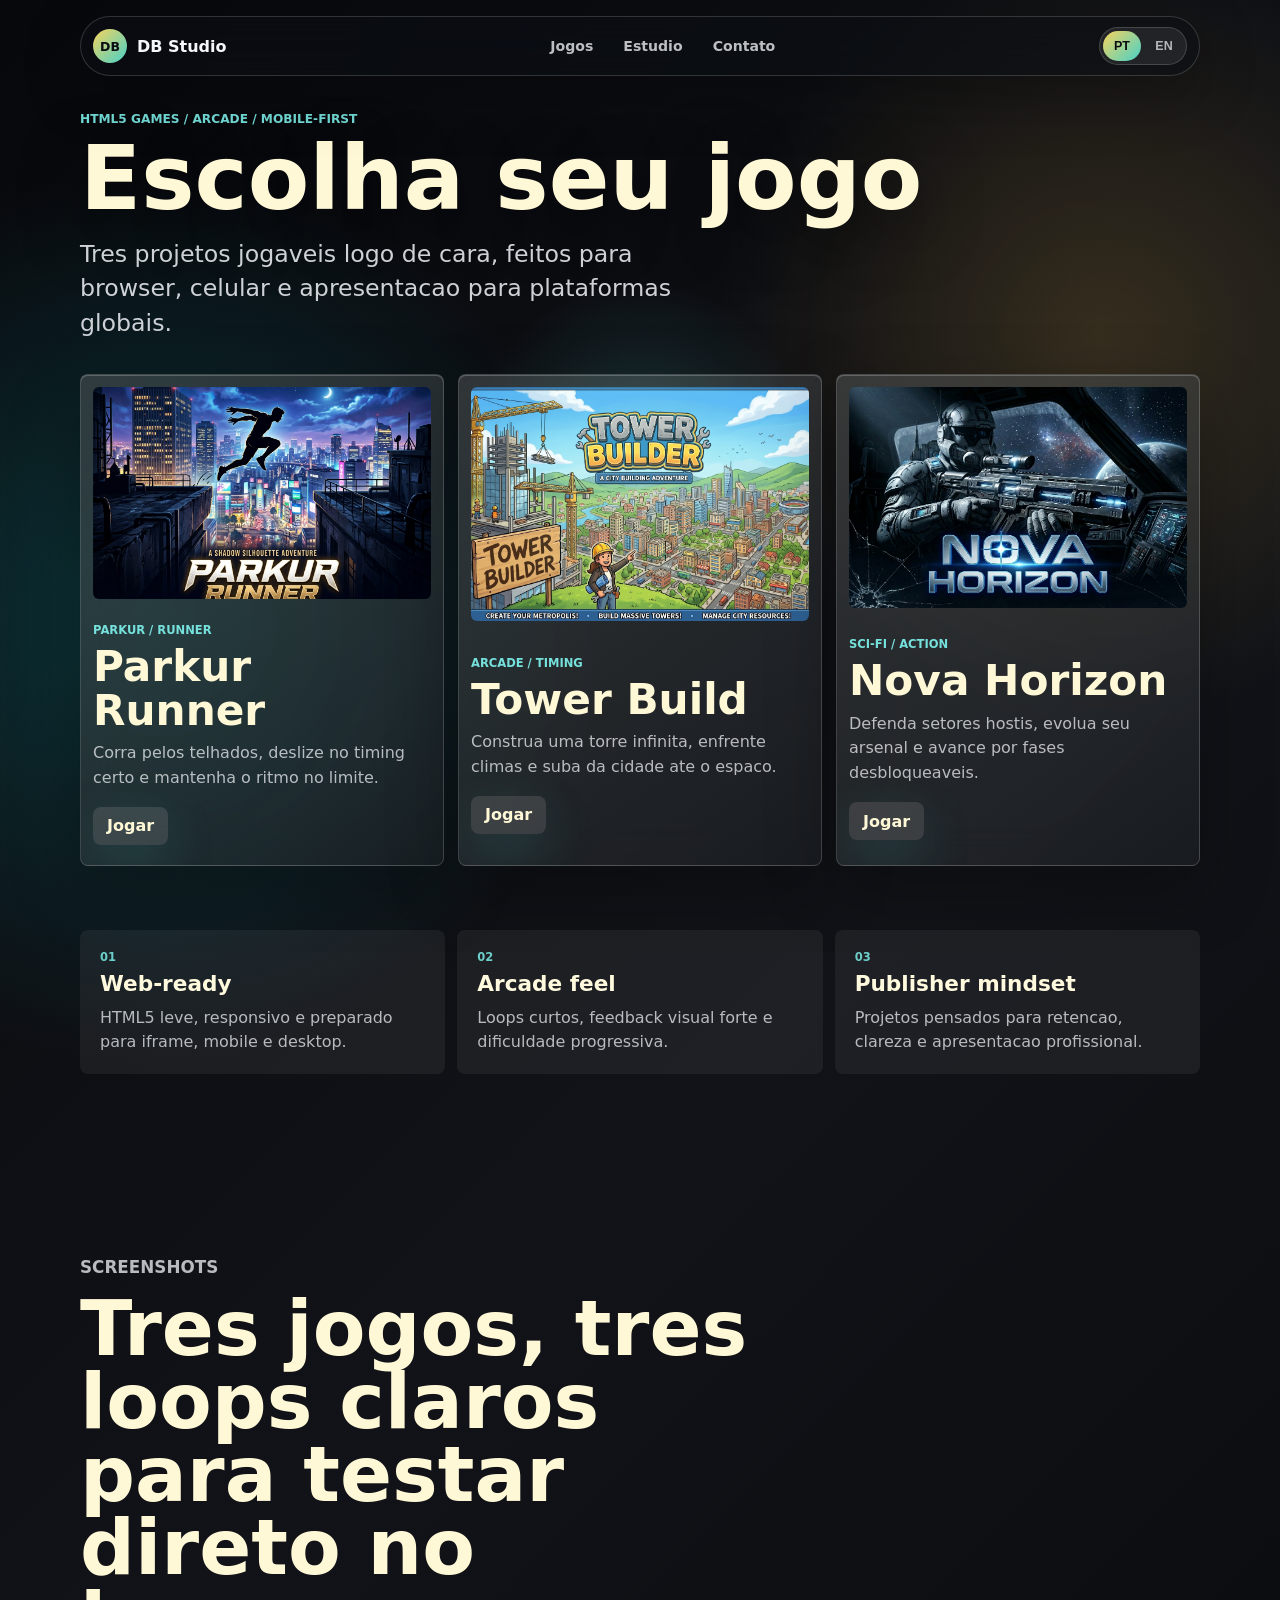
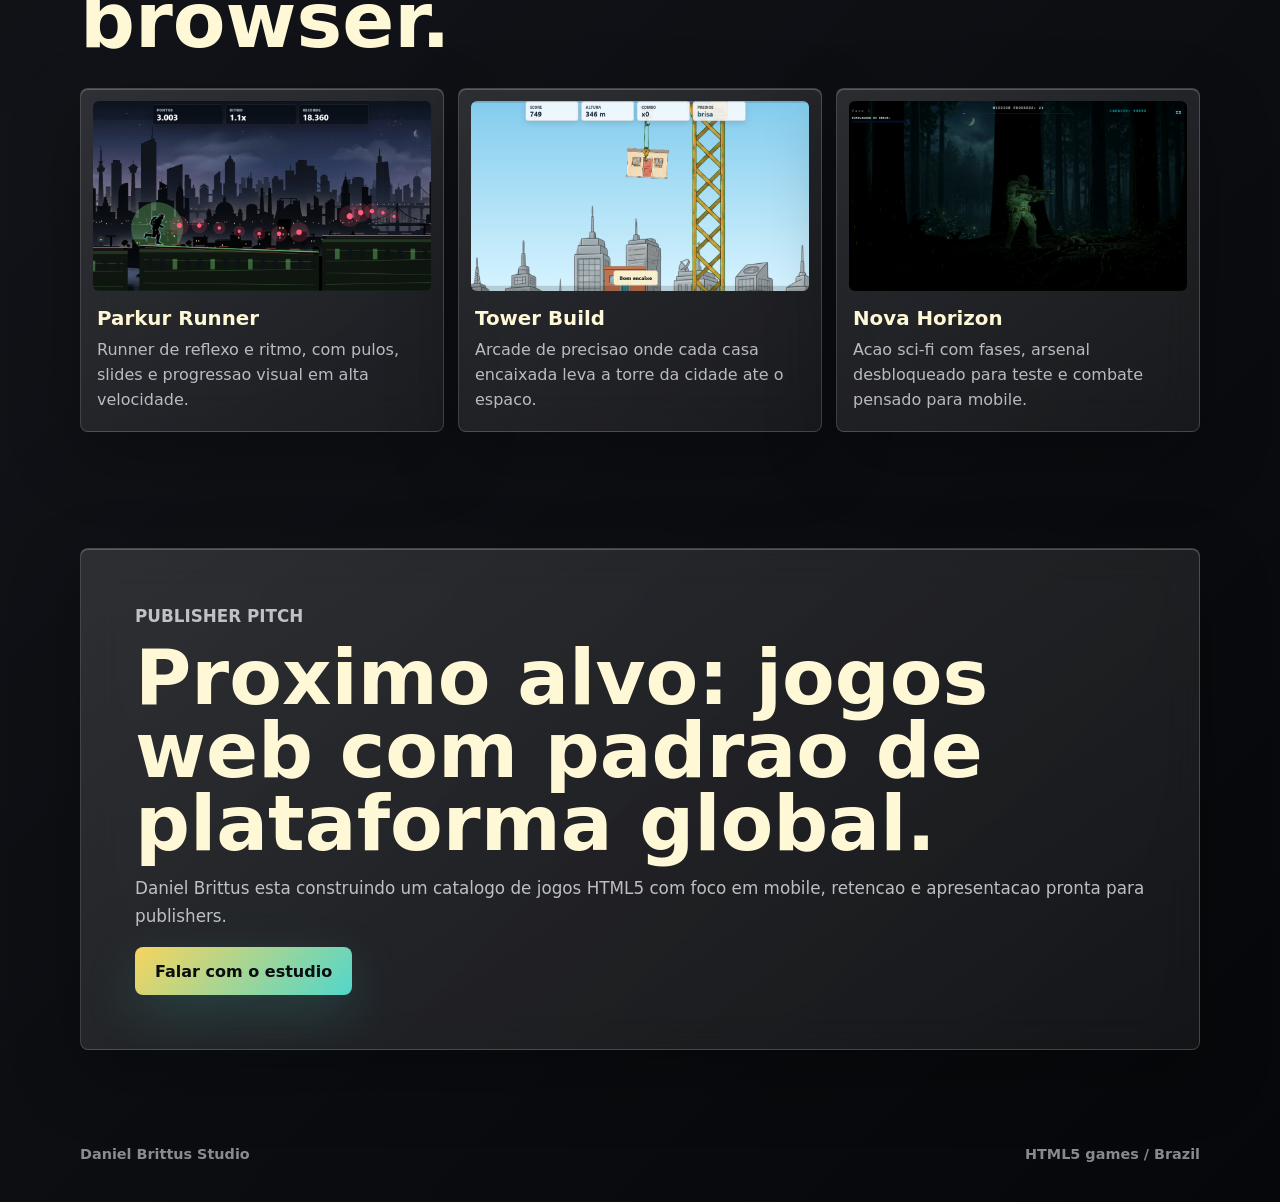
<file: index.html>
<!doctype html>
<html lang="pt-BR">
  <head>
    <meta charset="UTF-8" />
    <meta name="viewport" content="width=device-width, initial-scale=1.0" />
    <meta
      name="description"
      content="Portfolio de jogos HTML5 do Daniel Brittus Studio, com experiencias arcade prontas para browser, mobile e publishers."
    />
    <title>Daniel Brittus Studio</title>
    <link rel="preload" href="games/parkur-runner/capa.jpeg" as="image" />
    <link rel="preload" href="assets/menu.jpeg" as="image" />
    <link rel="preload" href="assets/capa_novahorizon.jpeg" as="image" />
    <link rel="stylesheet" href="studio.css" />
  </head>
  <body>
    <div class="cursor-glow" aria-hidden="true"></div>
    <header class="site-header">
      <a class="brand" href="#top" aria-label="Daniel Brittus Studio">
        <span>DB</span>
        DB Studio
      </a>
      <nav aria-label="Navegacao principal">
        <a href="#games" data-i18n="navGames">Jogos</a>
        <a href="#studio" data-i18n="navStudio">Estudio</a>
        <a href="#contact" data-i18n="navContact">Contato</a>
      </nav>
      <div class="language-switch" aria-label="Idioma">
        <button type="button" data-lang="PT" aria-pressed="true">PT</button>
        <button type="button" data-lang="EN" aria-pressed="false">EN</button>
      </div>
    </header>

    <main id="top">
      <section id="games" class="hero" aria-labelledby="hero-title">
        <div class="hero-media" aria-hidden="true"></div>
        <div class="hero-grid" aria-hidden="true"></div>
        <div class="hero-content">
          <p class="eyebrow" data-i18n="heroEyebrow">HTML5 games / arcade / mobile-first</p>
          <h1 id="hero-title" data-i18n="heroTitle">Escolha seu jogo</h1>
          <p class="hero-copy" data-i18n="heroCopy">
            Tres projetos jogaveis logo de cara, feitos para browser, celular e apresentacao para
            plataformas globais.
          </p>
          <div class="hero-play-grid reveal">
            <article class="game-card hero-game-card glass">
              <img src="games/parkur-runner/capa.jpeg" alt="Parkur Runner em destaque" />
              <div>
                <span>Parkur / Runner</span>
                <h2>Parkur Runner</h2>
                <p data-i18n="parkurCardCopy">Corra pelos telhados, deslize no timing certo e mantenha o ritmo no limite.</p>
                <a class="primary-action" href="games/parkur-runner/" data-i18n="playButton">Jogar</a>
              </div>
            </article>
            <article class="game-card hero-game-card glass">
              <img src="assets/menu.jpeg" alt="Tower Build em destaque" />
              <div>
                <span>Arcade / Timing</span>
                <h2>Tower Build</h2>
                <p data-i18n="towerCardCopy">Construa uma torre infinita, enfrente climas e suba da cidade ate o espaco.</p>
                <a class="primary-action" href="games/tower-build/" data-i18n="playButton">Jogar</a>
              </div>
            </article>
            <article class="game-card hero-game-card glass">
              <img src="assets/capa_novahorizon.jpeg" alt="Nova Horizon em destaque" />
              <div>
                <span>Sci-fi / Action</span>
                <h2>Nova Horizon</h2>
                <p data-i18n="novaCardCopy">Defenda setores hostis, evolua seu arsenal e avance por fases desbloqueaveis.</p>
                <a class="primary-action" href="games/nova-horizon/" data-i18n="playButton" data-mobile-play="nova-horizon">Jogar</a>
              </div>
            </article>
          </div>
        </div>
      </section>

      <section class="metrics reveal" aria-label="Destaques do estudio">
        <article>
          <span>01</span>
          <strong>Web-ready</strong>
          <p data-i18n="metricWeb">HTML5 leve, responsivo e preparado para iframe, mobile e desktop.</p>
        </article>
        <article>
          <span>02</span>
          <strong>Arcade feel</strong>
          <p data-i18n="metricArcade">Loops curtos, feedback visual forte e dificuldade progressiva.</p>
        </article>
        <article>
          <span>03</span>
          <strong>Publisher mindset</strong>
          <p data-i18n="metricPublisher">Projetos pensados para retencao, clareza e apresentacao profissional.</p>
        </article>
      </section>

      <section id="studio" class="studio-section" aria-labelledby="studio-title">
        <div class="section-heading reveal">
          <p class="eyebrow" data-i18n="screensEyebrow">screenshots</p>
          <h2 id="studio-title" data-i18n="screensTitle">Tres jogos, tres loops claros para testar direto no browser.</h2>
        </div>
        <div class="studio-grid">
          <article class="glass reveal">
            <img src="assets/screenshot_parkur.PNG" alt="Parkur Runner em gameplay nos telhados" />
            <h3 data-i18n="shotParkurTitle">Parkur Runner</h3>
            <p data-i18n="shotParkurCopy">Runner de reflexo e ritmo, com pulos, slides e progressao visual em alta velocidade.</p>
          </article>
          <article class="glass reveal">
            <img src="assets/screenshot1.PNG" alt="Tower Build com torre em construcao" />
            <h3 data-i18n="shotTowerTitle">Tower Build</h3>
            <p data-i18n="shotTowerCopy">Arcade de precisao onde cada casa encaixada leva a torre da cidade ate o espaco.</p>
          </article>
          <article class="glass reveal">
            <img src="assets/screenshot_novahorizon.PNG" alt="Nova Horizon em combate sci-fi" />
            <h3 data-i18n="shotNovaTitle">Nova Horizon</h3>
            <p data-i18n="shotNovaCopy">Acao sci-fi com fases, arsenal desbloqueado para teste e combate pensado para mobile.</p>
          </article>
        </div>
      </section>

      <section id="contact" class="contact glass reveal" aria-labelledby="contact-title">
        <p class="eyebrow" data-i18n="contactEyebrow">publisher pitch</p>
        <h2 id="contact-title" data-i18n="contactTitle">Proximo alvo: jogos web com padrao de plataforma global.</h2>
        <p data-i18n="contactCopy">
          Daniel Brittus esta construindo um catalogo de jogos HTML5 com foco em mobile, retencao e
          apresentacao pronta para publishers.
        </p>
        <a class="primary-action" href="mailto:danielbrittus@gmail.com" data-i18n="contactButton">Falar com o estudio</a>
      </section>
    </main>

    <footer>
      <span>Daniel Brittus Studio</span>
      <span>HTML5 games / Brazil</span>
    </footer>

    <div id="mobile-game-shell" class="mobile-game-shell" aria-hidden="true">
      <button class="mobile-game-close" type="button" aria-label="Fechar">X</button>
      <iframe
        title="Nova Horizon"
        data-mobile-game-frame
        allow="fullscreen; autoplay; gamepad"
        allowfullscreen
      ></iframe>
    </div>

    <script src="studio.js"></script>
  </body>
</html>
</file>
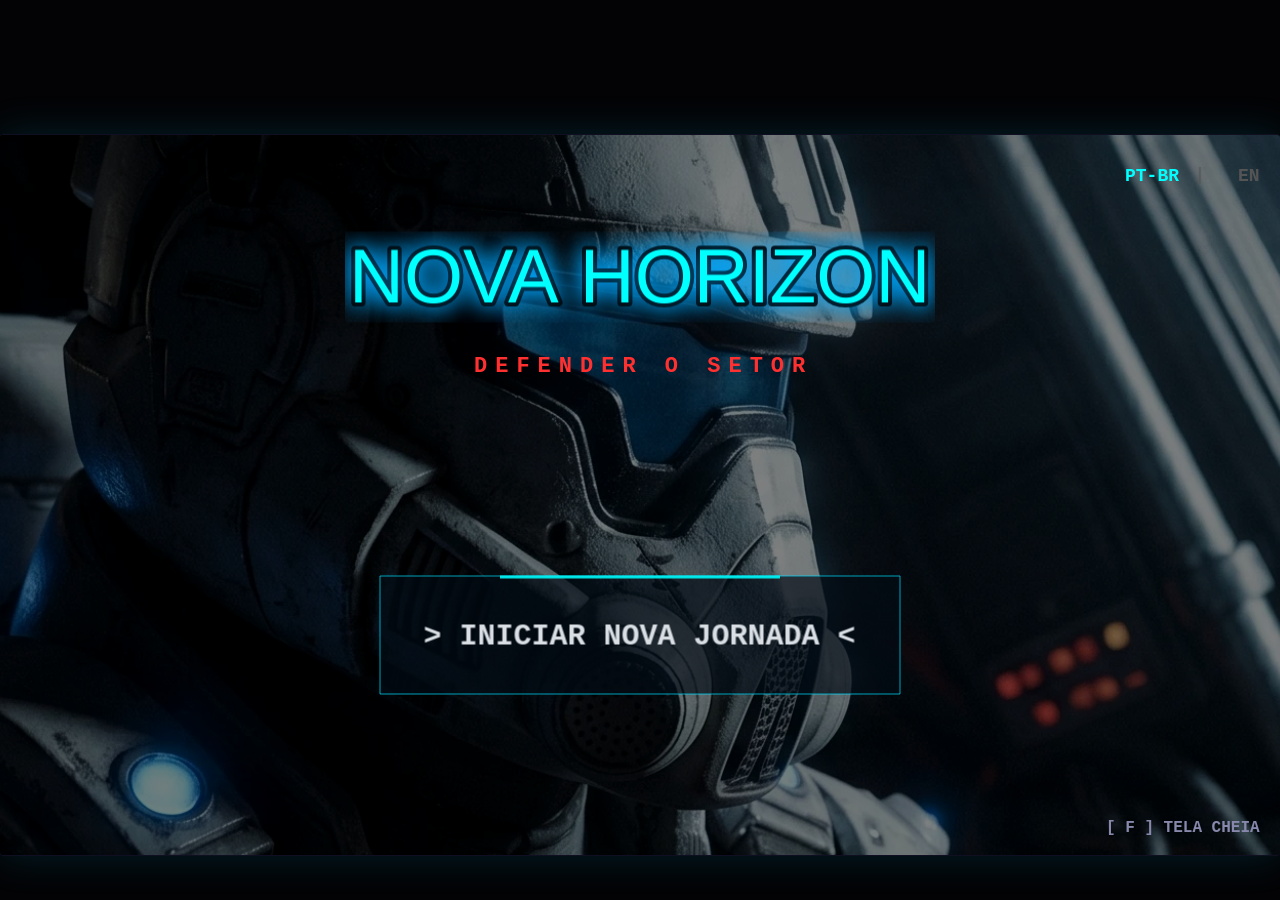
<file: games/nova-horizon/index.html>
<!DOCTYPE html>
<html lang="pt-BR">
<head>
    <meta charset="UTF-8">
    <meta name="viewport" content="width=device-width, initial-scale=1.0, viewport-fit=cover">
    <title>Nova Horizon</title>
    <meta name="theme-color" content="#02060d">
    <link rel="icon" href="data:image/svg+xml,%3Csvg xmlns='http://www.w3.org/2000/svg' viewBox='0 0 64 64'%3E%3Crect width='64' height='64' rx='12' fill='%2302060d'/%3E%3Cpath d='M32 8 54 56 32 45 10 56Z' fill='%2300e5ff'/%3E%3Cpath d='M32 17 43 43 32 37 21 43Z' fill='%23ffffff'/%3E%3C/svg%3E">
    <script src="phaser.min.js"></script>
    <style>
        /* Estilo para centralizar o jogo na tela e dar um "glow" de ficção científica */
        html,
        body {
            width: 100%;
            height: 100%;
        }
        body {
            margin: 0;
            padding: 0;
            background-color: #030305; /* Fundo escuro do espaço */
            display: flex;
            justify-content: center;
            align-items: center;
            min-height: 100vh;
            min-height: 100dvh;
            overflow: hidden;
        }
        body.mobile-fullscreen-mode {
            position: fixed;
            inset: 0;
            width: 100vw;
            height: 100vh;
            height: 100dvh;
            min-height: 100dvh;
            background: #000000;
        }
        canvas {
            box-shadow: 0 0 40px rgba(0, 200, 255, 0.15); /* Brilho neon sutil nas bordas */
            border: 1px solid #111122;
            border-radius: 4px;
            image-rendering: auto;
            filter: saturate(1.03) contrast(1.02);
        }
        body.mobile-fullscreen-mode canvas {
            border: 0;
            border-radius: 0;
            box-shadow: none;
        }
        .mobile-landscape-gate {
            position: fixed;
            inset: 0;
            z-index: 20;
            display: none;
            place-items: center;
            padding: 24px;
            background:
                radial-gradient(circle at 50% 20%, rgba(0, 229, 255, 0.24), transparent 32rem),
                linear-gradient(180deg, rgba(2, 6, 13, 0.92), rgba(1, 3, 8, 0.98));
            color: #e8fbff;
            text-align: center;
        }
        .mobile-landscape-gate.is-visible {
            display: grid;
        }
        .mobile-landscape-gate.is-hidden {
            display: none;
        }
        .mobile-landscape-card {
            width: min(440px, 100%);
            padding: 24px;
            border: 1px solid rgba(0, 229, 255, 0.38);
            border-radius: 8px;
            background: rgba(3, 10, 22, 0.82);
            box-shadow: 0 24px 80px rgba(0, 0, 0, 0.45), inset 0 1px 0 rgba(255, 255, 255, 0.12);
        }
        .mobile-landscape-card h1 {
            margin: 0 0 10px;
            color: #00e5ff;
            font: 700 34px/1 Impact, sans-serif;
            letter-spacing: 0;
        }
        .mobile-landscape-card p {
            margin: 0 0 18px;
            color: #b8d6df;
            font: 600 15px/1.5 "Courier New", monospace;
        }
        .mobile-landscape-card button {
            width: 100%;
            min-height: 54px;
            border: 0;
            border-radius: 8px;
            background: linear-gradient(135deg, #00e5ff, #ffffff);
            color: #02060d;
            font: 900 16px/1 "Courier New", monospace;
        }
    </style>
</head>
<body>
    <div id="mobile-landscape-gate" class="mobile-landscape-gate" aria-live="polite">
        <div class="mobile-landscape-card">
            <h1>NOVA HORIZON</h1>
            <p data-mobile-gate-copy>Toque para abrir em tela cheia e jogar no celular em modo deitado.</p>
            <button type="button" data-mobile-gate-button>JOGAR EM TELA CHEIA</button>
        </div>
    </div>
    <script>
        (() => {
            const isMobile = window.matchMedia('(pointer: coarse), (max-width: 820px)').matches;
            const gate = document.getElementById('mobile-landscape-gate');
            const isEmbedded = new URLSearchParams(window.location.search).get('embedded') === '1';
            if (isEmbedded) {
                document.body.classList.add('mobile-fullscreen-mode');
            }
            if (!isMobile || !gate || isEmbedded) return;

            const dictionary = {
                PT: {
                    copy: 'Toque para abrir em tela cheia e jogar no celular em modo deitado.',
                    button: 'JOGAR EM TELA CHEIA'
                },
                EN: {
                    copy: 'Tap to open fullscreen and play on mobile in landscape mode.',
                    button: 'PLAY FULLSCREEN'
                }
            };
            const storedLanguage = localStorage.getItem('db-language') || localStorage.getItem('idioma_jogo') || 'PT';
            const language = storedLanguage === 'EN' ? 'EN' : 'PT';
            const text = dictionary[language];
            document.documentElement.lang = language === 'EN' ? 'en' : 'pt-BR';
            gate.querySelector('[data-mobile-gate-copy]').textContent = text.copy;
            gate.querySelector('[data-mobile-gate-button]').textContent = text.button;
            gate.classList.add('is-visible');

            const requestBrowserFullscreen = async () => {
                const target = document.documentElement;
                const request =
                    target.requestFullscreen ||
                    target.webkitRequestFullscreen ||
                    target.msRequestFullscreen;

                if (!document.fullscreenElement && !document.webkitFullscreenElement && request) {
                    await request.call(target, { navigationUI: 'hide' });
                }
            };

            const requestPhaserFullscreen = () => {
                const game = window.novaHorizonGame;
                if (game && game.scale && !game.scale.isFullscreen) {
                    game.scale.startFullscreen({ navigationUI: 'hide' });
                }
                if (game && game.scale && game.scale.refresh) {
                    game.scale.refresh();
                }
            };

            const enterMobilePlay = async () => {
                document.body.classList.add('mobile-fullscreen-mode');
                try {
                    await requestBrowserFullscreen();
                } catch (error) {
                    console.info('Fullscreen indisponivel neste navegador.', error);
                }

                try {
                    requestPhaserFullscreen();
                } catch (error) {
                    console.info('Fullscreen do Phaser indisponivel neste navegador.', error);
                }

                try {
                    if (screen.orientation && screen.orientation.lock) {
                        await screen.orientation.lock('landscape');
                    }
                } catch (error) {
                    console.info('Bloqueio de orientacao indisponivel neste navegador.', error);
                }

                gate.classList.add('is-hidden');
                setTimeout(() => {
                    requestPhaserFullscreen();
                    window.dispatchEvent(new Event('resize'));
                }, 160);
            };

            gate.querySelector('[data-mobile-gate-button]').addEventListener('click', enterMobilePlay, { once: true });
        })();
    </script>
    <script src="src/cenas/MenuInicial.js"></script>
    <script src="CenaLoja.js"></script>
    <script src="src/cenas/CenaFase.js"></script>
    <script src="src/cenas/CenaPausa.js"></script>
    <script src="src/cenas/CenaCarregamento.js"></script>
    <script src="CenaCutsceneFuga.js"></script>
    <script src="src/main.js"></script>
    
</body>
</html>
</file>
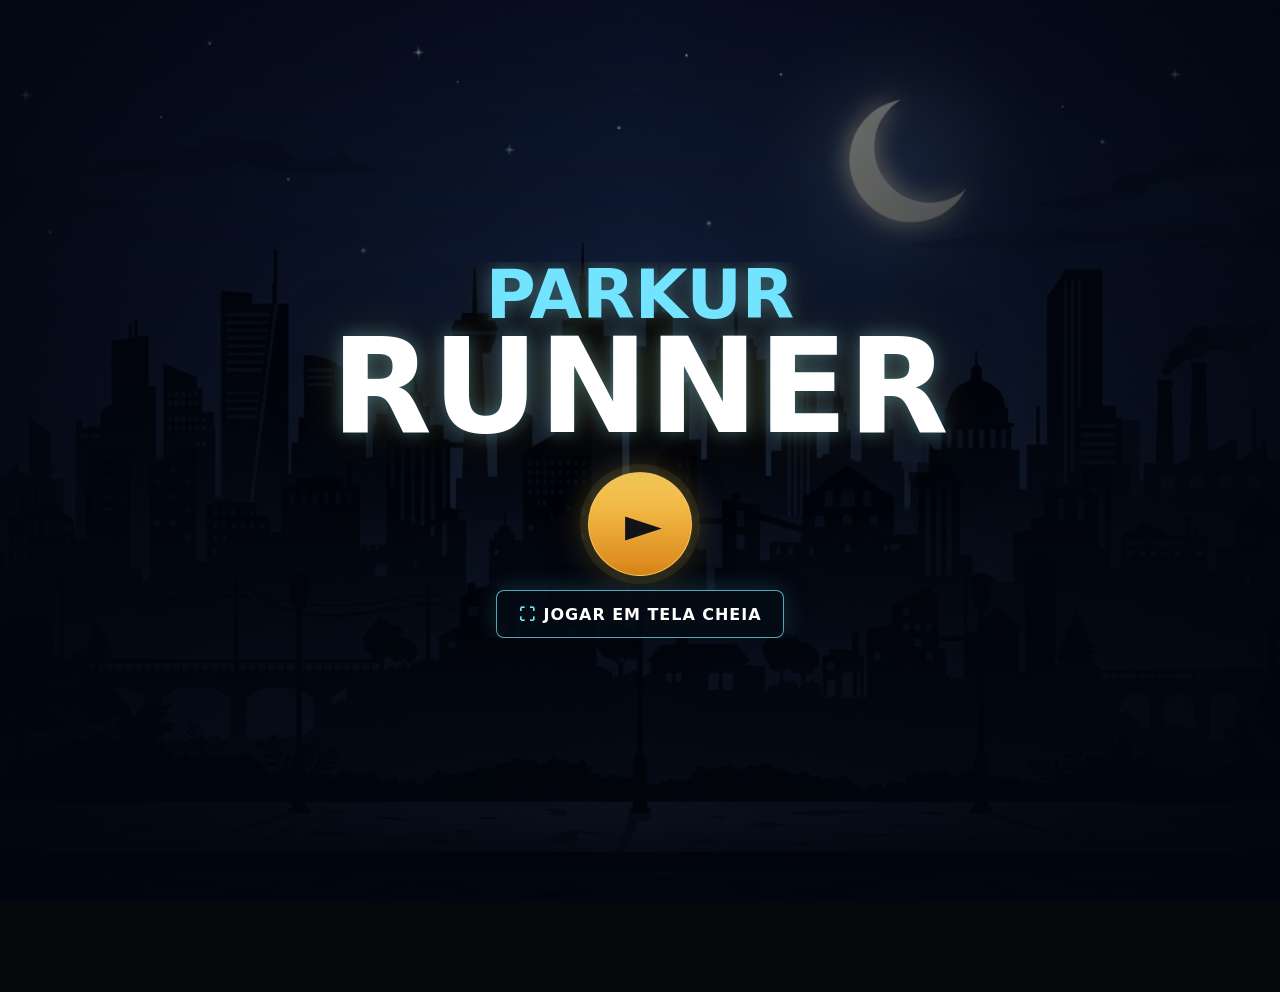
<file: games/parkur-runner/index.html>
<!doctype html>
<html lang="pt-BR">
  <head>
    <meta charset="utf-8" />
    <meta name="viewport" content="width=device-width, initial-scale=1" />
    <title>Parkur Runner</title>
    <link rel="stylesheet" href="styles.css?v=20" />
  </head>
  <body>
    <main id="shell" aria-label="Parkur Runner">
      <div id="gameRoot"></div>

      <section id="hud" aria-live="polite">
        <div class="meter">
          <span>PONTOS</span>
          <strong id="score">0</strong>
        </div>
        <div class="meter">
          <span>RITMO</span>
          <strong id="speed">1.0x</strong>
        </div>
        <div class="meter">
          <span>RECORDE</span>
          <strong id="best">0</strong>
        </div>
      </section>

      <section id="panel" class="panel is-visible">
        <div class="panel-inner menu-panel">
          <h1><span>Parkur</span> Runner</h1>
          <div class="actions">
            <button id="startButton" class="primary play-button" type="button" aria-label="Jogar">&#9658;</button>
            <button id="fullscreenButton" class="fullscreen-button" type="button">Jogar em tela cheia</button>
          </div>
        </div>
      </section>

      <section id="gameOver" class="panel">
        <div id="celebrationLayer" class="celebration-layer" aria-hidden="true"></div>
        <div class="panel-inner compact result-panel">
          <p class="eyebrow">voce chegou ate</p>
          <h2 id="finalScore">0</h2>
          <p class="result-label">pontos</p>
          <div class="actions">
            <button id="restartButton" class="primary" type="button">Tentar novamente</button>
          </div>
        </div>
      </section>

    </main>

    <script src="phaser.min.js?v=20"></script>
    <script src="game.js?v=20"></script>
  </body>
</html>
</file>
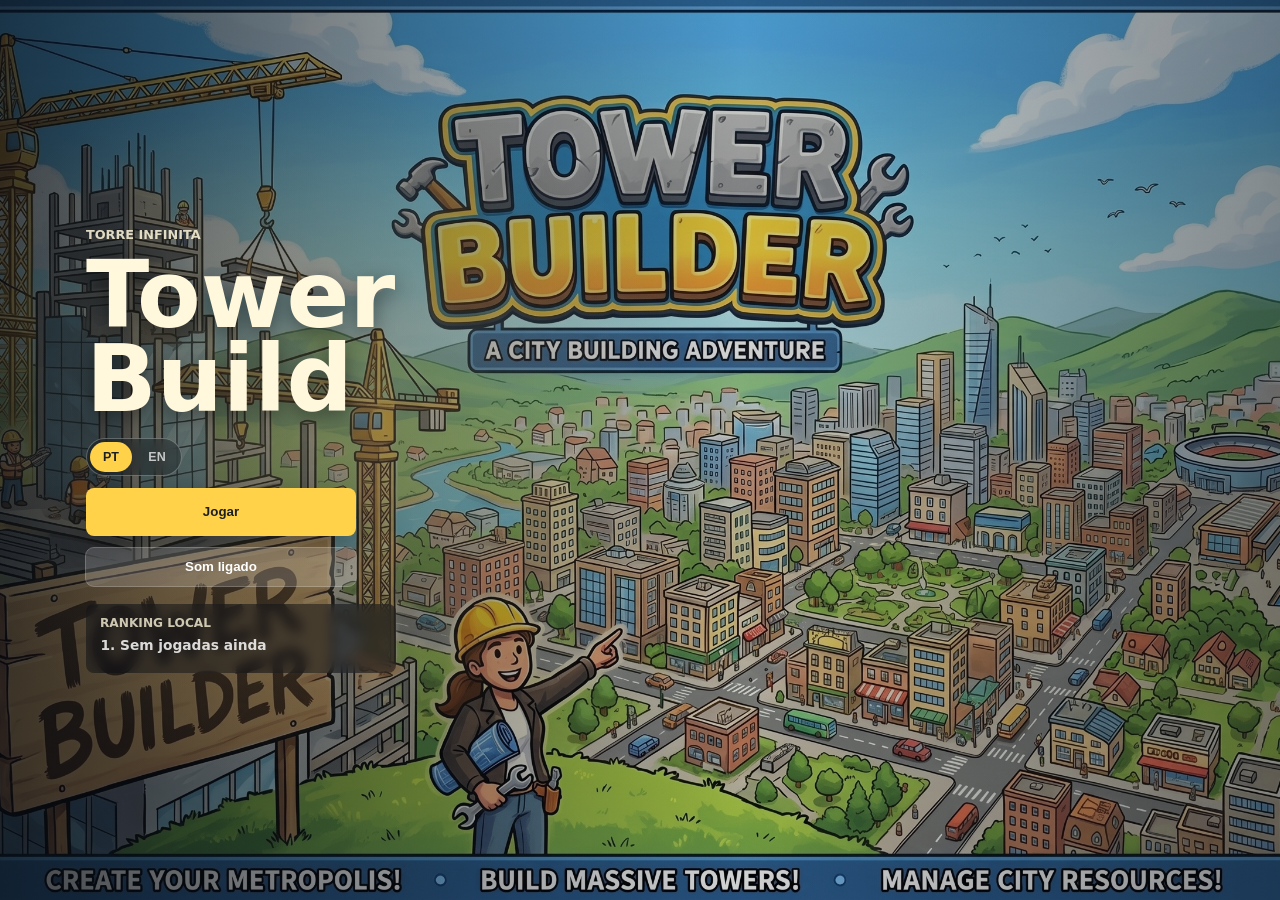
<file: games/tower-build/index.html>
<!doctype html>
<html lang="pt-BR">
  <head>
    <meta charset="UTF-8" />
    <meta name="viewport" content="width=device-width, initial-scale=1.0" />
    <title>Tower Build</title>
    <link rel="stylesheet" href="style.css" />
  </head>
  <body>
    <div id="app">
      <div id="game-root"></div>
      <section id="start-menu" aria-label="Menu inicial">
        <div class="menu-shade"></div>
        <div class="menu-content">
          <p>Torre infinita</p>
          <h1>Tower Build</h1>
          <div class="language-switch" aria-label="Idioma">
            <button type="button" data-lang="PT" aria-pressed="true">PT</button>
            <button type="button" data-lang="EN" aria-pressed="false">EN</button>
          </div>
          <button id="start-button" type="button">Jogar</button>
          <button id="mute-button" type="button" aria-pressed="false">Som ligado</button>
          <div class="menu-ranking" aria-label="Ranking local">
            <span>Ranking local</span>
            <ol id="menu-ranking-list"></ol>
          </div>
        </div>
      </section>
      <div id="hud" aria-live="polite">
        <div class="hud-panel">
          <span>Score</span>
          <strong id="score-value">0</strong>
        </div>
        <div class="hud-panel">
          <span>Altura</span>
          <strong id="height-value">0 m</strong>
        </div>
        <div class="hud-panel">
          <span>Combo</span>
          <strong id="combo-value">x0</strong>
        </div>
        <div class="hud-panel weather">
          <span id="weather-label">Cidade</span>
          <strong id="weather-value">calmo</strong>
        </div>
      </div>
      <section id="ranking" aria-label="Ranking local">
        <header>
          <span>Ranking local</span>
          <button id="ranking-toggle" type="button" aria-expanded="true">Ocultar</button>
        </header>
        <ol id="ranking-list"></ol>
      </section>
      <div id="message">Clique ou aperte espaco para soltar</div>
      <div id="game-over" class="hidden" role="dialog" aria-modal="true" aria-labelledby="game-over-title">
        <div class="game-over-panel">
          <span>Fim da rodada</span>
          <h2 id="game-over-title">A torre desabou</h2>
          <p id="game-over-reason">Aperte R ou clique para tentar de novo.</p>
          <button id="restart-button" type="button">Reiniciar</button>
        </div>
      </div>
    </div>
    <script src="phaser.min.js"></script>
    <script src="game.js"></script>
  </body>
</html>
</file>
<file: studio.css>
:root {
  color: #f4f7fb;
  background: #07080c;
  font-family:
    Inter, ui-sans-serif, system-ui, -apple-system, BlinkMacSystemFont, "Segoe UI",
    sans-serif;
  font-synthesis: none;
  text-rendering: optimizeLegibility;
}

* {
  box-sizing: border-box;
}

html {
  scroll-behavior: smooth;
}

body {
  min-width: 320px;
  margin: 0;
  overflow-x: hidden;
  background:
    radial-gradient(circle at 12% 22%, rgba(16, 194, 196, 0.22), transparent 28rem),
    radial-gradient(circle at 86% 12%, rgba(255, 194, 71, 0.16), transparent 24rem),
    linear-gradient(135deg, #07080c 0%, #111318 44%, #06070a 100%);
}

body.mobile-game-open {
  overflow: hidden;
}

body::before {
  position: fixed;
  inset: 0;
  z-index: -3;
  background-image:
    linear-gradient(rgba(255, 255, 255, 0.035) 1px, transparent 1px),
    linear-gradient(90deg, rgba(255, 255, 255, 0.035) 1px, transparent 1px);
  background-size: 72px 72px;
  mask-image: linear-gradient(to bottom, rgba(0, 0, 0, 0.7), transparent 74%);
  content: "";
}

body::after {
  position: fixed;
  inset: 0;
  z-index: -2;
  background: linear-gradient(180deg, rgba(7, 8, 12, 0), rgba(7, 8, 12, 0.96) 78%);
  pointer-events: none;
  content: "";
}

a {
  color: inherit;
  text-decoration: none;
}

img,
iframe {
  display: block;
}

.cursor-glow {
  position: fixed;
  left: var(--cursor-x, 50vw);
  top: var(--cursor-y, 50vh);
  z-index: 20;
  width: 22rem;
  height: 22rem;
  border-radius: 999px;
  background: radial-gradient(circle, rgba(76, 215, 204, 0.18), transparent 68%);
  transform: translate(-50%, -50%);
  pointer-events: none;
  mix-blend-mode: screen;
}

.site-header {
  position: fixed;
  top: 16px;
  left: 50%;
  z-index: 30;
  display: flex;
  align-items: center;
  justify-content: space-between;
  width: min(1120px, calc(100vw - 32px));
  padding: 10px 12px;
  border: 1px solid rgba(255, 255, 255, 0.16);
  border-radius: 999px;
  background: rgba(12, 15, 20, 0.56);
  box-shadow: 0 18px 60px rgba(0, 0, 0, 0.28);
  backdrop-filter: blur(18px);
  transform: translateX(-50%);
}

.brand {
  display: inline-flex;
  align-items: center;
  gap: 10px;
  font-weight: 900;
}

.brand span {
  display: grid;
  width: 34px;
  height: 34px;
  place-items: center;
  border-radius: 999px;
  background: linear-gradient(135deg, #f6d45d, #48d1c9);
  color: #0b0d12;
  font-size: 0.78rem;
}

nav {
  display: flex;
  gap: 4px;
}

nav a {
  padding: 9px 13px;
  border-radius: 999px;
  color: rgba(244, 247, 251, 0.76);
  font-size: 0.88rem;
  font-weight: 800;
}

nav a:hover {
  background: rgba(255, 255, 255, 0.1);
  color: #fff;
}

.language-switch {
  display: inline-flex;
  gap: 4px;
  padding: 3px;
  border: 1px solid rgba(255, 255, 255, 0.16);
  border-radius: 999px;
  background: rgba(255, 255, 255, 0.08);
}

.language-switch button {
  min-width: 38px;
  height: 30px;
  border: 0;
  border-radius: 999px;
  background: transparent;
  color: rgba(244, 247, 251, 0.7);
  font-size: 0.78rem;
  font-weight: 950;
  cursor: pointer;
}

.language-switch button[aria-pressed="true"] {
  background: linear-gradient(135deg, #f6d45d, #48d1c9);
  color: #0b0d12;
}

.hero {
  position: relative;
  min-height: 96vh;
  display: grid;
  align-items: center;
  padding: 112px max(24px, calc((100vw - 1120px) / 2)) 86px;
  overflow: hidden;
}

.hero-media {
  position: absolute;
  inset: 0;
  z-index: -3;
  background:
    linear-gradient(90deg, rgba(6, 8, 12, 0.92), rgba(6, 8, 12, 0.38) 56%, rgba(6, 8, 12, 0.9)),
    url("assets/menu.jpeg") center / cover no-repeat;
  filter: saturate(1.08) contrast(1.06);
  transform: scale(1.02);
}

.hero-grid {
  position: absolute;
  inset: auto 0 0;
  z-index: -1;
  height: 28vh;
  background:
    linear-gradient(rgba(74, 211, 201, 0.18), transparent),
    repeating-linear-gradient(90deg, transparent 0 70px, rgba(255, 255, 255, 0.1) 71px 72px),
    repeating-linear-gradient(0deg, transparent 0 38px, rgba(255, 255, 255, 0.09) 39px 40px);
  opacity: 0.55;
  transform: perspective(560px) rotateX(58deg);
  transform-origin: bottom;
}

.hero-content {
  width: 100%;
}

.eyebrow {
  margin: 0 0 12px;
  color: #76e1dc;
  font-size: 0.76rem;
  font-weight: 950;
  letter-spacing: 0;
  text-transform: uppercase;
}

h1,
h2,
h3,
p {
  margin-top: 0;
}

h1 {
  margin-bottom: 18px;
  color: #fff8d7;
  font-size: clamp(3rem, 7vw, 6.4rem);
  line-height: 0.9;
  text-shadow: 0 18px 60px rgba(0, 0, 0, 0.55);
}

.hero-copy {
  width: min(650px, 100%);
  color: rgba(244, 247, 251, 0.84);
  font-size: clamp(1.12rem, 2vw, 1.48rem);
  line-height: 1.46;
}

.hero-actions {
  display: flex;
  flex-wrap: wrap;
  gap: 12px;
  margin-top: 28px;
}

.hero-play-grid {
  display: grid;
  grid-template-columns: repeat(3, minmax(0, 1fr));
  gap: 14px;
  margin-top: 34px;
}

.primary-action,
.secondary-action {
  display: inline-flex;
  min-height: 48px;
  align-items: center;
  justify-content: center;
  border-radius: 8px;
  padding: 0 20px;
  font-weight: 950;
}

.primary-action {
  background: linear-gradient(135deg, #f7d45e, #51d6cb);
  color: #0a0d11;
  box-shadow: 0 18px 52px rgba(72, 209, 201, 0.18);
}

.secondary-action {
  border: 1px solid rgba(255, 255, 255, 0.2);
  background: rgba(255, 255, 255, 0.08);
  color: #fff;
  backdrop-filter: blur(14px);
}

.wide {
  width: 100%;
}

.glass {
  border: 1px solid rgba(255, 255, 255, 0.16);
  border-radius: 8px;
  background: linear-gradient(145deg, rgba(255, 255, 255, 0.13), rgba(255, 255, 255, 0.055));
  box-shadow:
    inset 0 1px 0 rgba(255, 255, 255, 0.22),
    0 24px 70px rgba(0, 0, 0, 0.28);
  backdrop-filter: blur(20px);
}

.hero-panel {
  position: absolute;
  right: max(24px, calc((100vw - 1120px) / 2));
  bottom: 52px;
  width: min(330px, calc(100vw - 48px));
  padding: 18px;
}

.hero-panel span,
.info-card span,
.metrics span {
  display: block;
  margin-bottom: 8px;
  color: rgba(118, 225, 220, 0.9);
  font-size: 0.72rem;
  font-weight: 950;
  text-transform: uppercase;
}

.hero-panel strong,
.info-card strong,
.metrics strong {
  display: block;
  color: #fff9dd;
  font-size: 1.35rem;
  line-height: 1.1;
}

.hero-panel p,
.info-card p,
.metrics p {
  margin: 10px 0 0;
  color: rgba(244, 247, 251, 0.72);
  line-height: 1.5;
}

.metrics,
.showcase,
.studio-section,
.contact {
  width: min(1120px, calc(100vw - 32px));
  margin-inline: auto;
}

.metrics {
  display: grid;
  grid-template-columns: repeat(3, 1fr);
  gap: 12px;
  margin-top: -22px;
  padding-bottom: 96px;
}

.metrics article {
  padding: 20px;
  border-radius: 8px;
  background: rgba(255, 255, 255, 0.06);
}

.section-heading {
  width: min(720px, 100%);
  margin-bottom: 30px;
}

.section-heading h2,
.contact h2 {
  margin-bottom: 14px;
  color: #fff8d7;
  font-size: clamp(2.4rem, 6vw, 5rem);
  line-height: 0.95;
}

.section-heading p,
.contact p {
  color: rgba(244, 247, 251, 0.74);
  font-size: 1.05rem;
  line-height: 1.65;
}

.showcase,
.studio-section {
  padding: 84px 0;
}

.game-feature {
  display: grid;
  grid-template-columns: minmax(0, 1.58fr) minmax(280px, 0.72fr);
  gap: 18px;
  align-items: stretch;
}

.game-frame {
  position: relative;
  min-height: 420px;
  padding: 10px;
  overflow: hidden;
}

.game-frame::before {
  position: absolute;
  inset: 10px;
  border-radius: 6px;
  background: linear-gradient(135deg, rgba(118, 225, 220, 0.3), transparent 34%, rgba(246, 212, 93, 0.2));
  pointer-events: none;
  content: "";
}

.game-frame iframe {
  position: relative;
  width: 100%;
  height: 100%;
  min-height: 440px;
  border: 0;
  border-radius: 6px;
  background: #05070a;
}

.game-info {
  display: grid;
  gap: 12px;
  align-content: stretch;
}

.info-card {
  padding: 18px;
}

.catalog-grid {
  display: grid;
  grid-template-columns: repeat(2, minmax(0, 1fr));
  gap: 14px;
  margin-top: 18px;
}

.game-card {
  display: grid;
  grid-template-columns: minmax(180px, 0.84fr) minmax(0, 1fr);
  gap: 16px;
  overflow: hidden;
  padding: 12px;
}

.hero-game-card {
  grid-template-columns: 1fr;
  min-height: 320px;
  background:
    linear-gradient(145deg, rgba(255, 255, 255, 0.17), rgba(255, 255, 255, 0.06)),
    rgba(4, 8, 13, 0.42);
}

.hero-game-card img {
  height: auto;
  min-height: 0;
  aspect-ratio: 16 / 10;
}

.hero-game-card div {
  align-content: start;
  padding: 0 4px 6px;
}

.game-card img {
  width: 100%;
  height: 100%;
  min-height: 210px;
  border-radius: 6px;
  object-fit: cover;
}

.game-card div {
  display: grid;
  align-content: center;
  padding: 8px 8px 8px 0;
}

.game-card span {
  margin-bottom: 8px;
  color: #76e1dc;
  font-size: 0.72rem;
  font-weight: 950;
  text-transform: uppercase;
}

.game-card h2,
.game-card h3 {
  margin: 0 0 8px;
  color: #fff8d7;
  font-size: 1.65rem;
  line-height: 1.05;
}

.hero-game-card h2 {
  font-size: clamp(1.9rem, 3.3vw, 3rem);
}

.game-card p {
  color: rgba(244, 247, 251, 0.72);
  line-height: 1.55;
}

.game-card a {
  width: fit-content;
  min-height: 38px;
  display: inline-flex;
  align-items: center;
  border-radius: 8px;
  padding: 0 14px;
  background: rgba(255, 255, 255, 0.12);
  color: #fff8d7;
  font-weight: 900;
}

.studio-grid {
  display: grid;
  grid-template-columns: repeat(3, 1fr);
  gap: 14px;
}

.studio-grid article {
  overflow: hidden;
  padding: 12px 12px 18px;
}

.studio-grid img {
  width: 100%;
  aspect-ratio: 16 / 9;
  margin-bottom: 16px;
  border-radius: 6px;
  object-fit: cover;
}

.studio-grid h3 {
  margin: 0 4px 8px;
  color: #fff8d7;
  font-size: 1.24rem;
}

.studio-grid p {
  margin: 0 4px;
  color: rgba(244, 247, 251, 0.72);
  line-height: 1.55;
}

.contact {
  margin-top: 32px;
  margin-bottom: 72px;
  padding: clamp(24px, 6vw, 54px);
}

footer {
  display: flex;
  justify-content: space-between;
  width: min(1120px, calc(100vw - 32px));
  margin: 0 auto;
  padding: 24px 0 40px;
  color: rgba(244, 247, 251, 0.54);
  font-size: 0.9rem;
  font-weight: 700;
}

.mobile-game-shell {
  position: fixed;
  inset: 0;
  z-index: 100;
  display: none;
  overflow: hidden;
  background: #000;
}

.mobile-game-shell.is-active {
  display: block;
}

.mobile-game-shell iframe {
  width: 100vw;
  height: 100vh;
  height: 100dvh;
  border: 0;
  background: #000;
}

.mobile-game-close {
  position: fixed;
  top: max(10px, env(safe-area-inset-top));
  right: max(10px, env(safe-area-inset-right));
  z-index: 101;
  display: grid;
  width: 36px;
  height: 36px;
  place-items: center;
  border: 1px solid rgba(255, 255, 255, 0.24);
  border-radius: 999px;
  background: rgba(0, 0, 0, 0.44);
  color: #fff;
  font-weight: 950;
}

.reveal {
  opacity: 0;
  transform: translateY(22px);
  transition:
    opacity 700ms ease,
    transform 700ms ease;
}

.reveal.visible {
  opacity: 1;
  transform: translateY(0);
}

@media (max-width: 900px) {
  .site-header {
    align-items: flex-start;
    border-radius: 8px;
  }

  nav {
    flex-wrap: wrap;
    justify-content: flex-end;
  }

  .hero {
    min-height: 88vh;
    padding-top: 128px;
  }

  .hero-panel {
    position: relative;
    right: auto;
    bottom: auto;
    margin-top: 28px;
  }

  .metrics,
  .game-feature,
  .catalog-grid,
  .studio-grid,
  .hero-play-grid {
    grid-template-columns: 1fr;
  }

  .game-card {
    grid-template-columns: 1fr;
  }

  .game-card div {
    padding: 0 4px 6px;
  }

  .game-frame,
  .game-frame iframe {
    min-height: 360px;
  }
}

@media (max-width: 620px) {
  .cursor-glow {
    display: none;
  }

  .site-header {
    top: 10px;
    width: calc(100vw - 20px);
  }

  .brand {
    font-size: 0.92rem;
  }

  nav a {
    padding: 8px 9px;
    font-size: 0.78rem;
  }

  .language-switch button {
    min-width: 34px;
  }

  .hero {
    min-height: 92vh;
    padding-inline: 16px;
    padding-bottom: 54px;
  }

  h1 {
    font-size: 3.35rem;
  }

  .hero-actions {
    display: grid;
  }

  .metrics,
  .showcase,
  .studio-section,
  .contact,
  footer {
    width: calc(100vw - 24px);
  }

  .showcase,
  .studio-section {
    padding: 58px 0;
  }

  .game-frame,
  .game-frame iframe {
    min-height: 480px;
  }

  footer {
    display: grid;
    gap: 8px;
  }
}
</file>
<file: games/parkur-runner/styles.css>
:root {
  color-scheme: dark;
  font-family:
    Inter, ui-sans-serif, system-ui, -apple-system, BlinkMacSystemFont, "Segoe UI",
    sans-serif;
  background: #05070b;
  color: #f8fafc;
}

* {
  box-sizing: border-box;
}

html,
body {
  width: 100%;
  height: 100%;
  margin: 0;
  overflow: hidden;
}

body {
  background: #05070b;
}

button,
input {
  font: inherit;
}

button {
  min-height: 44px;
  border: 1px solid rgba(248, 250, 252, 0.18);
  border-radius: 8px;
  padding: 0 18px;
  background: rgba(8, 14, 24, 0.72);
  color: #f8fafc;
  cursor: pointer;
  transition:
    transform 140ms ease,
    border-color 140ms ease,
    background 140ms ease;
}

button:hover,
button:focus-visible {
  border-color: rgba(71, 211, 255, 0.75);
  background: rgba(16, 27, 42, 0.84);
  outline: none;
}

button:active {
  transform: translateY(1px) scale(0.98);
}

.primary {
  border-color: rgba(255, 214, 102, 0.72);
  background: linear-gradient(180deg, #ffd35c, #d98518);
  color: #111318;
  font-weight: 800;
  text-transform: uppercase;
}

#shell {
  position: relative;
  width: 100vw;
  height: 100svh;
  isolation: isolate;
  background: #05070b;
  touch-action: none;
}

#gameRoot,
#gameRoot canvas {
  display: block;
  width: 100%;
  height: 100%;
}

#gameRoot canvas {
  image-rendering: auto;
  touch-action: none;
  user-select: none;
}

#hud {
  position: fixed;
  top: 16px;
  left: 50%;
  z-index: 5;
  display: flex;
  width: min(680px, calc(100vw - 28px));
  transform: translateX(-50%);
  justify-content: space-between;
  gap: 8px;
  pointer-events: none;
}

.meter {
  min-width: 0;
  flex: 1;
  border: 1px solid rgba(255, 255, 255, 0.12);
  border-radius: 8px;
  padding: 10px 12px;
  background: rgba(4, 8, 14, 0.58);
  box-shadow: 0 12px 40px rgba(0, 0, 0, 0.25);
  backdrop-filter: blur(10px);
}

.meter span {
  display: block;
  color: rgba(226, 232, 240, 0.66);
  font-size: 0.68rem;
  font-weight: 800;
  letter-spacing: 0.08em;
}

.meter strong {
  display: block;
  overflow: hidden;
  margin-top: 2px;
  color: #ffffff;
  font-size: clamp(1.05rem, 1.9vw, 1.65rem);
  line-height: 1;
  text-overflow: ellipsis;
  white-space: nowrap;
}

.panel {
  position: fixed;
  inset: 0;
  z-index: 10;
  display: grid;
  place-items: center;
  overflow: hidden;
  padding: 24px;
  background:
    linear-gradient(180deg, rgba(1, 3, 7, 0.24), rgba(1, 3, 7, 0.66)),
    rgba(0, 0, 0, 0.16);
  opacity: 0;
  pointer-events: none;
  transition: opacity 180ms ease;
}

.panel.is-visible {
  opacity: 1;
  pointer-events: auto;
}

#panel {
  background:
    linear-gradient(180deg, rgba(1, 5, 14, 0.1), rgba(1, 5, 14, 0.78)),
    linear-gradient(90deg, rgba(1, 5, 14, 0.86), rgba(1, 5, 14, 0.32) 50%, rgba(1, 5, 14, 0.86)),
    url("fundo6.jpeg") center / cover no-repeat,
    #05070b;
}

.panel-inner {
  width: min(560px, 100%);
  border: 1px solid rgba(255, 255, 255, 0.12);
  border-radius: 8px;
  padding: clamp(22px, 4vw, 42px);
  background: rgba(5, 9, 16, 0.72);
  box-shadow: 0 24px 80px rgba(0, 0, 0, 0.52);
  backdrop-filter: blur(16px);
}

.menu-panel {
  position: relative;
  display: grid;
  justify-items: center;
  width: min(760px, 100%);
  overflow: hidden;
  border: 0;
  padding: 0;
  background: transparent;
  box-shadow: none;
  text-align: center;
  backdrop-filter: none;
}

.menu-panel::before,
.menu-panel::after {
  display: none;
}

.panel-inner.compact {
  width: min(500px, 100%);
}

.eyebrow {
  margin: 0 0 10px;
  color: #73e4ff;
  font-size: 0.78rem;
  font-weight: 900;
  letter-spacing: 0.14em;
  text-transform: uppercase;
}

h1,
h2 {
  margin: 0;
  color: #ffffff;
  line-height: 0.92;
}

h1 {
  max-width: 9ch;
  font-size: clamp(3.7rem, 11vw, 8.2rem);
  text-transform: uppercase;
}

h1 span {
  display: block;
  color: #73e4ff;
  font-size: 0.52em;
  line-height: 0.96;
}

.menu-panel h1 {
  filter: drop-shadow(0 12px 30px rgba(0, 0, 0, 0.7));
  text-shadow:
    0 0 18px rgba(115, 228, 255, 0.34),
    0 0 42px rgba(255, 211, 92, 0.18);
}

h2 {
  font-size: clamp(3.4rem, 11vw, 6.2rem);
}

.actions {
  display: flex;
  flex-wrap: wrap;
  gap: 10px;
  margin-top: 24px;
}

.menu-panel .actions,
.result-panel .actions {
  justify-content: center;
}

.menu-panel .actions {
  flex-direction: column;
  align-items: center;
  gap: 14px;
}

.play-button {
  width: clamp(74px, 12vw, 104px);
  height: clamp(74px, 12vw, 104px);
  min-height: 0;
  border-radius: 50%;
  padding: 0 0 0 7px;
  font-size: clamp(2rem, 5vw, 3rem);
  line-height: 1;
  animation: play-pulse 1800ms ease-in-out infinite;
  box-shadow:
    0 0 0 8px rgba(255, 211, 92, 0.08),
    0 18px 46px rgba(0, 0, 0, 0.46),
    0 0 36px rgba(255, 211, 92, 0.36);
}

.play-button:active {
  animation: none;
}

.fullscreen-button {
  min-height: 48px;
  border-color: rgba(115, 228, 255, 0.72);
  padding: 0 22px;
  background: rgba(5, 12, 22, 0.76);
  box-shadow:
    0 12px 34px rgba(0, 0, 0, 0.38),
    0 0 24px rgba(115, 228, 255, 0.2);
  color: #ffffff;
  font-size: clamp(0.9rem, 2.8vw, 1rem);
  font-weight: 900;
  letter-spacing: 0.06em;
  text-transform: uppercase;
}

.fullscreen-button::before {
  content: "\26F6";
  margin-right: 8px;
  color: #73e4ff;
}

.result-panel {
  z-index: 1;
  text-align: center;
}

.result-panel h2 {
  color: #ffd35c;
  font-variant-numeric: tabular-nums;
  text-shadow:
    0 0 20px rgba(255, 211, 92, 0.32),
    0 10px 28px rgba(0, 0, 0, 0.52);
}

.result-label {
  margin: 8px 0 0;
  color: rgba(226, 232, 240, 0.74);
  font-size: 0.82rem;
  font-weight: 900;
  letter-spacing: 0.12em;
  text-transform: uppercase;
}

.celebration-layer {
  position: absolute;
  inset: 0;
  z-index: 0;
  overflow: hidden;
  pointer-events: none;
}

.confetti {
  position: absolute;
  top: -24px;
  width: 8px;
  height: 16px;
  border-radius: 2px;
  opacity: 0;
  animation: confetti-drop 1500ms cubic-bezier(0.18, 0.82, 0.28, 1) forwards;
}

.screen-firework {
  position: absolute;
  width: 7px;
  height: 7px;
  border-radius: 50%;
  opacity: 0;
  background: currentColor;
  box-shadow:
    0 -34px 0 currentColor,
    24px -24px 0 currentColor,
    34px 0 0 currentColor,
    24px 24px 0 currentColor,
    0 34px 0 currentColor,
    -24px 24px 0 currentColor,
    -34px 0 0 currentColor,
    -24px -24px 0 currentColor;
  animation: screen-firework 900ms ease-out forwards;
}

@keyframes confetti-drop {
  0% {
    opacity: 0;
    transform: translate3d(0, 0, 0) rotate(0deg);
  }

  12% {
    opacity: 1;
  }

  100% {
    opacity: 0;
    transform: translate3d(var(--drift), 110vh, 0) rotate(var(--spin));
  }
}

@keyframes screen-firework {
  0% {
    opacity: 0;
    transform: scale(0.1);
    filter: blur(0);
  }

  18% {
    opacity: 1;
  }

  100% {
    opacity: 0;
    transform: scale(1.85);
    filter: blur(1px);
  }
}

@keyframes play-pulse {
  0%,
  100% {
    transform: scale(1);
  }

  50% {
    transform: scale(1.04);
  }
}

@media (max-width: 680px) {
  #hud {
    top: 8px;
    width: calc(100vw - 16px);
  }

  .meter {
    padding: 8px;
  }

  .meter span {
    font-size: 0.58rem;
  }

  .panel {
    align-items: end;
    padding: 12px;
  }

  .panel-inner {
    padding: 22px;
  }

  .menu-panel {
    padding: 0;
  }

}
</file>
<file: games/tower-build/style.css>
:root {
  color: #172029;
  font-family:
    Inter, ui-sans-serif, system-ui, -apple-system, BlinkMacSystemFont, "Segoe UI",
    sans-serif;
  font-synthesis: none;
  text-rendering: optimizeLegibility;
}

* {
  box-sizing: border-box;
}

html,
body,
#app {
  width: 100%;
  height: 100%;
  margin: 0;
  overflow: hidden;
  overscroll-behavior: none;
  touch-action: none;
  user-select: none;
}

body {
  background: #6fb7df;
  -webkit-tap-highlight-color: transparent;
}

#game-root {
  position: fixed;
  inset: 0;
}

#start-menu {
  position: fixed;
  inset: 0;
  z-index: 12;
  display: grid;
  align-items: center;
  justify-items: start;
  padding: clamp(24px, 7vw, 86px);
  background:
    linear-gradient(90deg, rgba(7, 12, 18, 0.76), rgba(7, 12, 18, 0.18) 58%, rgba(7, 12, 18, 0.48)),
    url("menu.jpeg") center / cover no-repeat;
  color: #fff;
}

#start-menu.hidden {
  display: none;
}

.menu-shade {
  position: absolute;
  inset: 0;
  background: radial-gradient(circle at 24% 46%, rgba(255, 227, 150, 0.18), rgba(9, 16, 26, 0) 34%);
  pointer-events: none;
}

.menu-content {
  position: relative;
  z-index: 1;
  display: grid;
  gap: 12px;
  width: min(390px, calc(100vw - 48px));
}

.menu-content p {
  margin: 0;
  color: rgba(255, 247, 219, 0.86);
  font-size: 0.8rem;
  font-weight: 900;
  text-transform: uppercase;
}

.menu-content h1 {
  margin: 0 0 4px;
  color: #fff8dc;
  font-size: clamp(3.1rem, 9vw, 5.8rem);
  line-height: 0.9;
  text-shadow: 0 6px 20px rgba(0, 0, 0, 0.42);
}

#start-button,
#mute-button {
  width: min(270px, 100%);
  height: 48px;
  border: 0;
  border-radius: 8px;
  font-weight: 950;
  cursor: pointer;
}

.language-switch {
  display: inline-flex;
  width: fit-content;
  gap: 4px;
  padding: 3px;
  border: 1px solid rgba(255, 255, 255, 0.28);
  border-radius: 999px;
  background: rgba(8, 13, 20, 0.34);
  backdrop-filter: blur(6px);
}

.language-switch button {
  min-width: 42px;
  height: 30px;
  border: 0;
  border-radius: 999px;
  background: transparent;
  color: rgba(255, 255, 255, 0.72);
  font-size: 0.78rem;
  font-weight: 950;
  cursor: pointer;
}

.language-switch button[aria-pressed="true"] {
  background: #ffd24a;
  color: #1b1f24;
}

#start-button {
  background: #ffd24a;
  color: #1b1f24;
  box-shadow: 0 10px 26px rgba(0, 0, 0, 0.26);
}

#mute-button {
  height: 38px;
  background: rgba(255, 255, 255, 0.16);
  color: #fff;
  outline: 1px solid rgba(255, 255, 255, 0.32);
}

.menu-ranking {
  display: grid;
  gap: 7px;
  width: min(310px, 100%);
  margin-top: 6px;
  padding: 12px 14px;
  border-radius: 8px;
  background: rgba(8, 13, 20, 0.46);
  backdrop-filter: blur(6px);
}

.menu-ranking > span {
  color: rgba(255, 247, 219, 0.78);
  font-size: 0.76rem;
  font-weight: 900;
  text-transform: uppercase;
}

.menu-ranking ol {
  display: grid;
  gap: 4px;
  min-height: 24px;
  margin: 0;
  padding-left: 20px;
}

.menu-ranking li {
  color: rgba(255, 255, 255, 0.84);
  font-size: 0.86rem;
  font-weight: 700;
}

.menu-ranking strong {
  margin-right: 8px;
  color: #ffe36f;
}

#hud {
  position: fixed;
  top: max(14px, env(safe-area-inset-top));
  left: 50%;
  z-index: 5;
  display: grid;
  grid-template-columns: repeat(4, minmax(104px, 1fr));
  gap: 8px;
  width: min(680px, calc(100vw - 24px));
  transform: translateX(-50%);
  pointer-events: none;
}

.hud-panel {
  min-height: 58px;
  padding: 9px 12px;
  border: 2px solid rgba(38, 47, 55, 0.22);
  border-radius: 8px;
  background: rgba(250, 253, 255, 0.88);
  box-shadow: 0 8px 18px rgba(36, 52, 66, 0.14);
}

.hud-panel span {
  display: block;
  color: #576777;
  font-size: 0.72rem;
  font-weight: 800;
  text-transform: uppercase;
}

.hud-panel strong {
  display: block;
  min-width: 0;
  overflow: hidden;
  color: #192637;
  font-size: 1.32rem;
  line-height: 1.15;
  text-overflow: ellipsis;
  white-space: nowrap;
}

.weather strong {
  color: #235c78;
}

#ranking,
#ranking.collapsed {
  display: none;
}

#ranking header {
  display: flex;
  align-items: center;
  justify-content: space-between;
  gap: 8px;
  color: #24313d;
  font-weight: 850;
}

#ranking button {
  min-width: 64px;
  height: 30px;
  border: 0;
  border-radius: 6px;
  background: #24313d;
  color: #fff;
  font-weight: 750;
}

#ranking ol {
  display: grid;
  gap: 5px;
  margin: 10px 0 0;
  padding: 0 0 0 22px;
}

#ranking li {
  color: #4e6070;
  font-size: 0.9rem;
}

#ranking li strong {
  margin-right: 8px;
  color: #1c2b3a;
}

#ranking.collapsed ol {
  display: none;
}

#message {
  position: fixed;
  left: 50%;
  bottom: max(24px, env(safe-area-inset-bottom));
  z-index: 5;
  max-width: calc(100vw - 32px);
  padding: 11px 16px;
  border: 2px solid rgba(33, 42, 50, 0.2);
  border-radius: 8px;
  background: rgba(255, 246, 211, 0.94);
  color: #2b2a23;
  font-weight: 850;
  transform: translateX(-50%);
  pointer-events: none;
}

#message.pop {
  animation: message-pop 420ms ease;
}

#game-over {
  position: fixed;
  inset: 0;
  z-index: 8;
  display: grid;
  place-items: center;
  padding: 20px;
  background: rgba(16, 23, 31, 0.46);
}

#game-over.hidden {
  display: none;
}

.game-over-panel {
  width: min(360px, calc(100vw - 32px));
  padding: 18px;
  border: 2px solid rgba(255, 255, 255, 0.38);
  border-radius: 8px;
  background: rgba(250, 253, 255, 0.94);
  box-shadow: 0 18px 40px rgba(11, 21, 31, 0.28);
  text-align: center;
}

.game-over-panel span {
  color: #687888;
  font-size: 0.78rem;
  font-weight: 850;
  text-transform: uppercase;
}

.game-over-panel h2 {
  margin: 6px 0 8px;
  color: #172435;
  font-size: 1.72rem;
  line-height: 1.1;
}

.game-over-panel p {
  margin: 0 0 14px;
  color: #415061;
  font-weight: 650;
}

.game-over-panel button {
  width: 100%;
  height: 42px;
  border: 0;
  border-radius: 7px;
  background: #23313f;
  color: #fff;
  font-weight: 850;
}

canvas {
  display: block;
}

@keyframes message-pop {
  0% {
    transform: translateX(-50%) translateY(8px) scale(0.96);
    opacity: 0.45;
  }

  60% {
    transform: translateX(-50%) translateY(-3px) scale(1.02);
    opacity: 1;
  }

  100% {
    transform: translateX(-50%) translateY(0) scale(1);
    opacity: 1;
  }
}

@media (max-width: 700px) {
  #start-menu {
    align-items: end;
    justify-items: center;
    padding: 22px 18px max(26px, env(safe-area-inset-bottom));
    background-position: center;
  }

  .menu-content {
    justify-items: stretch;
    width: min(360px, 100%);
  }

  .menu-content h1 {
    font-size: 3.15rem;
  }

  #start-button,
  #mute-button {
    width: 100%;
  }

  #hud {
    grid-template-columns: repeat(2, minmax(0, 1fr));
    width: calc(100vw - 16px - env(safe-area-inset-left) - env(safe-area-inset-right));
  }

  .hud-panel {
    min-height: 50px;
    padding: 7px 9px;
  }

  .hud-panel strong {
    font-size: 1.05rem;
  }

  #message {
    bottom: max(12px, env(safe-area-inset-bottom));
  }
}
</file>
